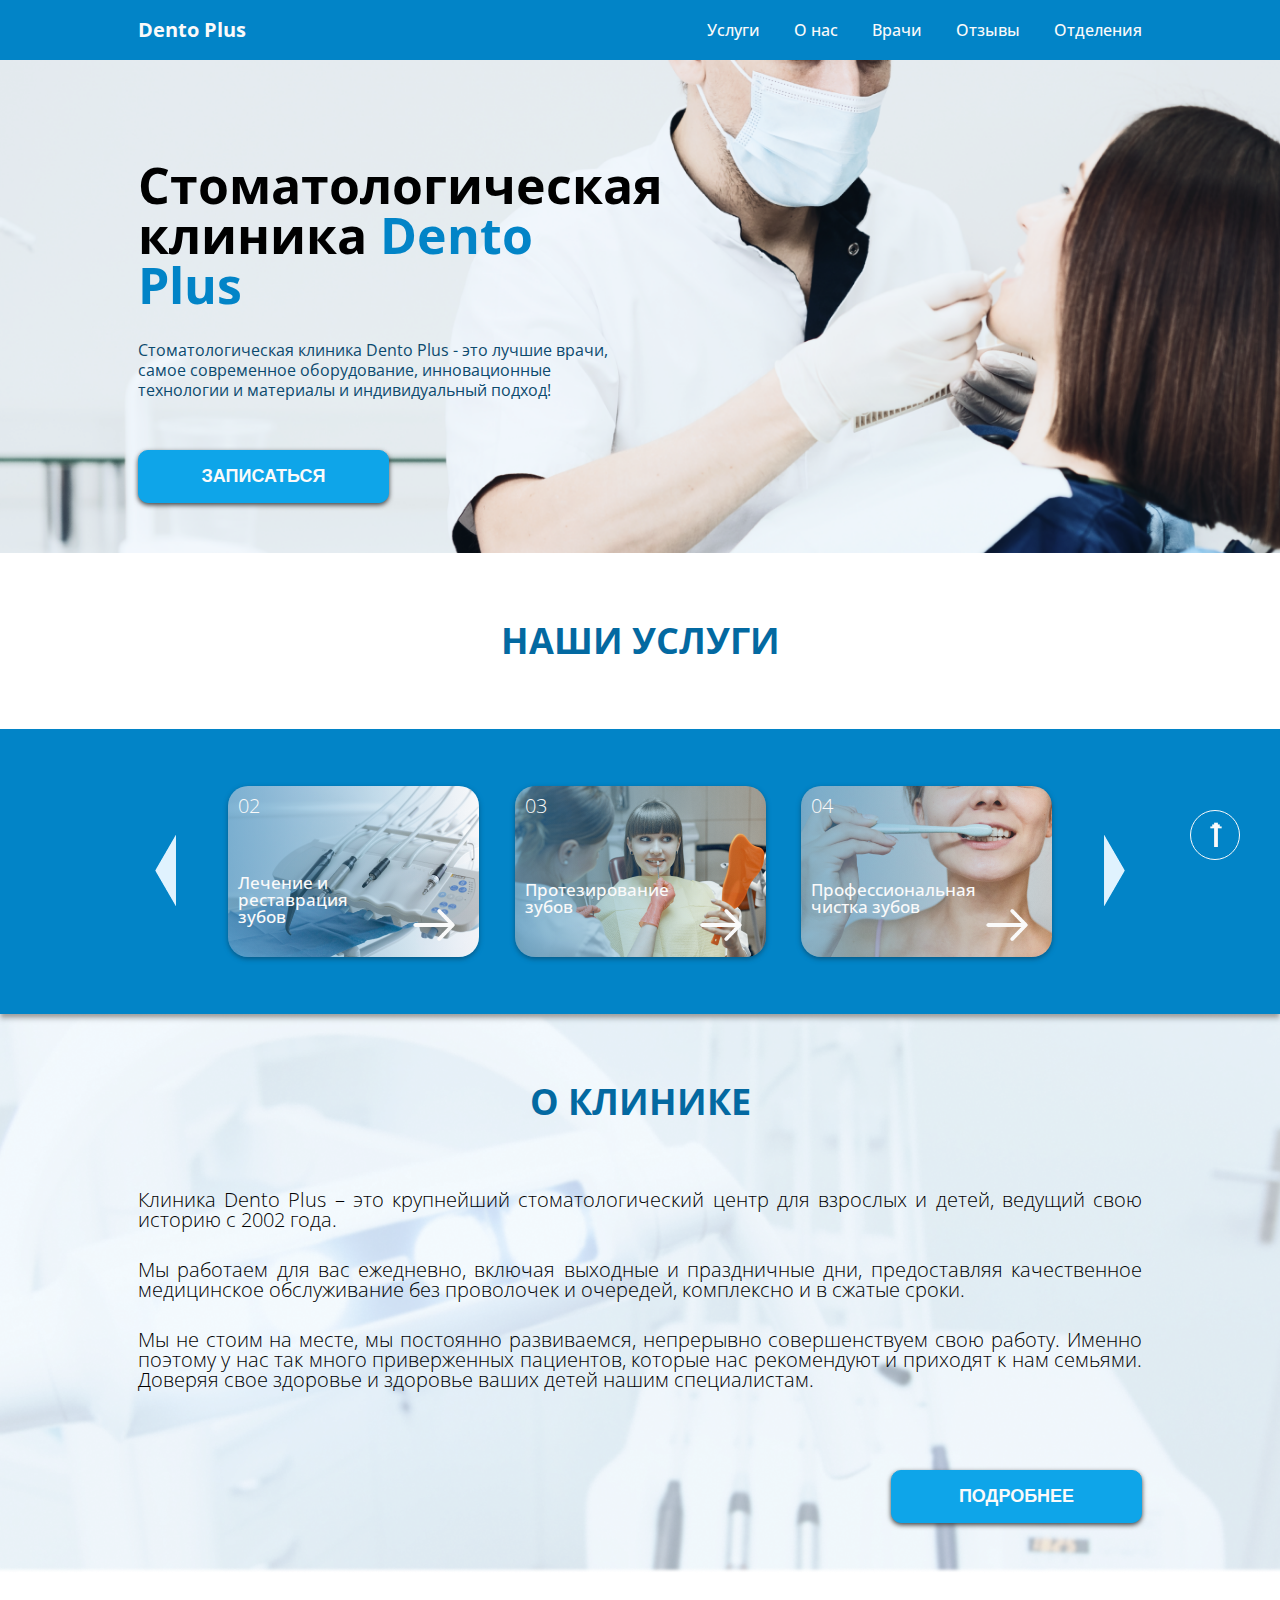
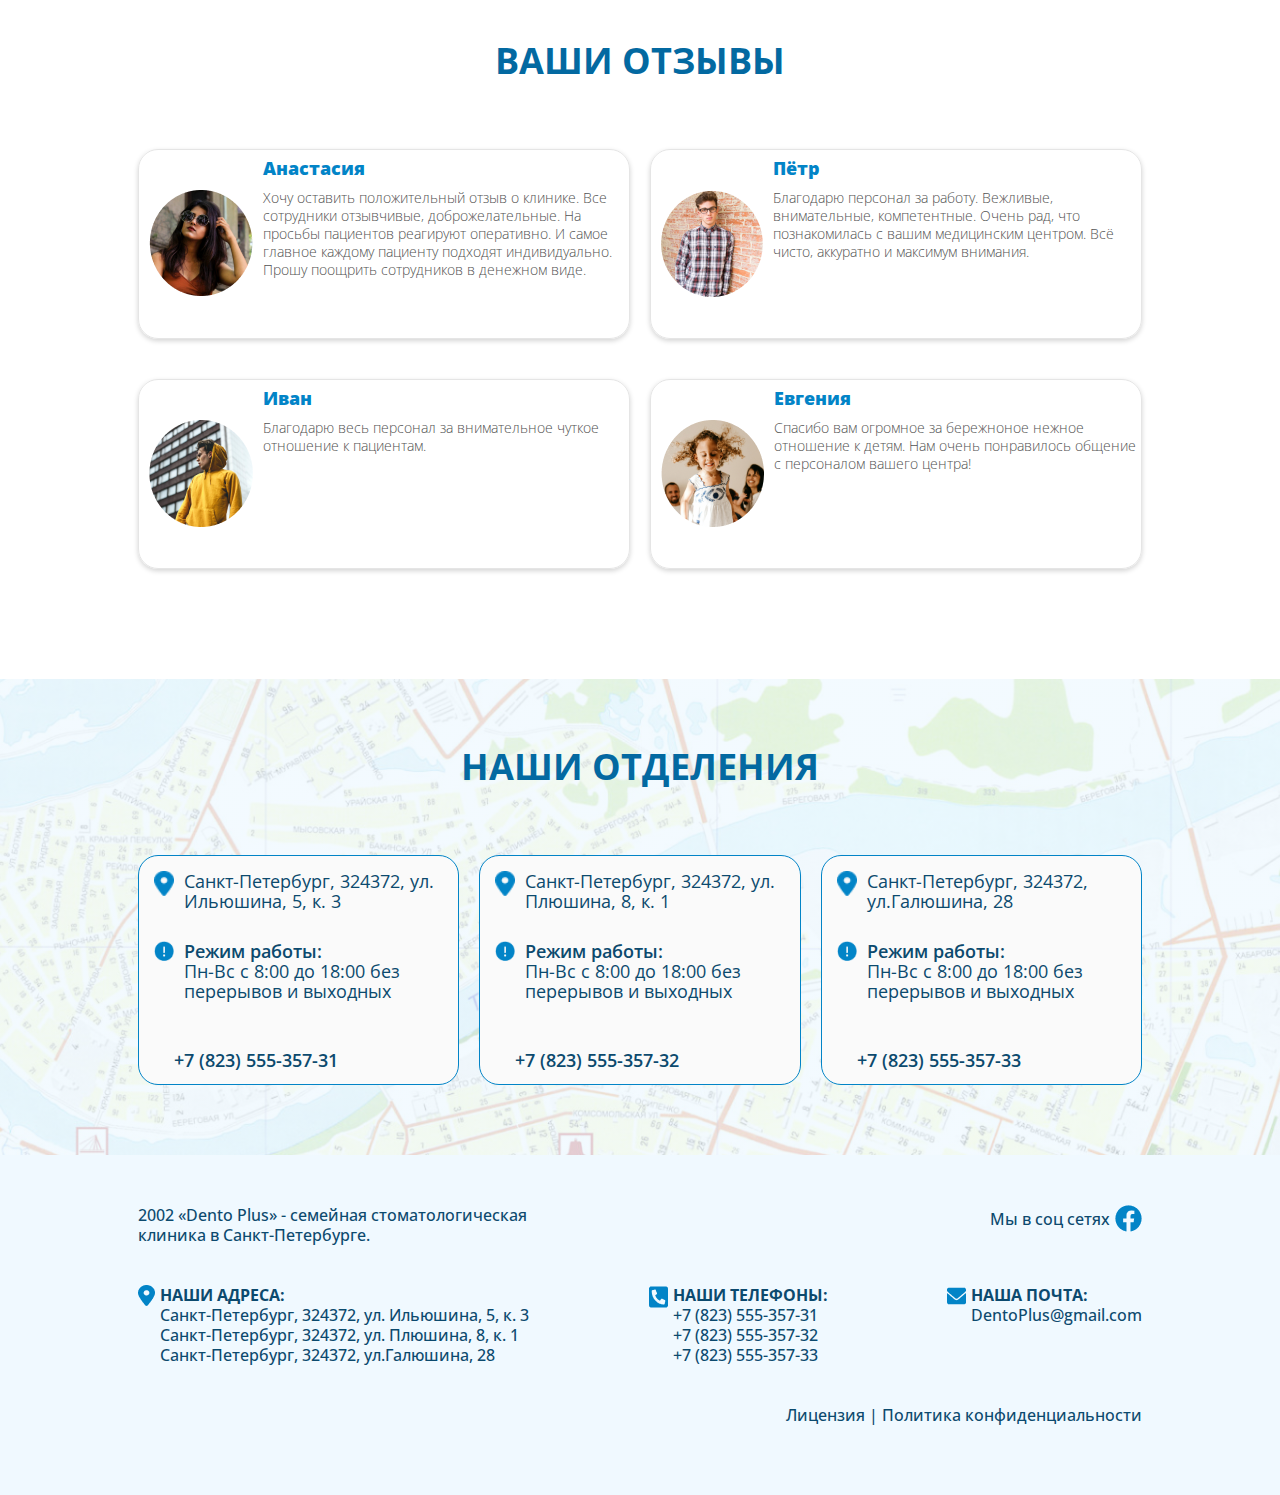
<file: index.html>
<!DOCTYPE html>
<html>
    <head>
        <meta charset="utf-8" />
        <meta content="width=device-width, initial-scale=1.0" name="viewport">
        <title>Стоматология Dento Plus</title>
        <link rel="stylesheet" type="text/css" href="styles/reset.css" />
        <link rel="stylesheet" type="text/css" href="styles/styles.css" />
        <link rel="preconnect" href="https://fonts.googleapis.com">
        <link rel="preconnect" href="https://fonts.gstatic.com" crossorigin>
        <link href="https://fonts.googleapis.com/css2?family=Open+Sans:ital,wght@0,300;0,400;0,500;0,600;0,700;0,800;1,300&display=swap" rel="stylesheet">
    </head>

    <body>

        <a href="#" id="return-button">🠕</a>

        <div class="menu">
            <div class="section">
                <div class="menu-section flex-container">

                    <div class="logo-container">
                        <a href="/index.html" id="logo">Dento Plus</a>
                    </div>
                    <div class="navigation">
                        <a href="/service-caries.html" class="text-properties">Услуги</a>
                        <a href="#information-link" class="text-properties">О нас</a>
                        <a href="/doctors.html" class="text-properties">Врачи</a>
                        <a href="#reviews-link" class="text-properties">Отзывы</a>
                        <a href="#adress-link" class="text-properties" id="adress-link-padding">Отделения</a>
                    </div>
                    
                    <div class="mobile-menu-container">
                        <a href="/index.html" id="logo">Dento Plus</a>
                        <button id="navigation-button" onclick="openMenu()"><img src="file/menu-icon.png" class="menu-icon"/></button>
                    </div>
                    <div class="mobile-menu" id="mobile-menu">
                        <a href="/service-caries.html" class="text-properties mobile-menu-link">Услуги</a>
                        <a href="#information-link" class="text-properties mobile-menu-link">О нас</a>
                        <a href="/doctors.html" class="text-properties mobile-menu-link">Врачи</a>
                        <a href="#reviews-link" class="text-properties mobile-menu-link">Отзывы</a>
                        <a href="#adress-link" class="text-properties mobile-menu-link" id="adress-link-padding">Отделения</a>
                    </div>

                </div>    
            </div>
        </div>

        <div class="header background-image">
            <div class="section">
                <div class="header-detail">
                    <h1 class="general-title">Стоматологическая клиника <span class="title-color">Dento Plus</span></h1>
                    <p class="header-text">Стоматологическая клиника Dentо Plus - это лучшие врачи, самое
                        современное оборудование, инновационные технологии и материалы и 
                        индивидуальный подход!</p>
                </div>
                <button class="button">ЗАПИСАТЬСЯ</button>
            </div>
        </div>

        <div class="services-title">
            <div class="section">
                <h2 class="title padding-bottom">НАШИ УСЛУГИ</h2>
            </div>
        </div>    

        <div class="services">
            <div class="section">
                <div class="services-container flex-container">
                    <div>
                        <img src="file/triangle_left_icon.png" class="service-icon"/>
                    </div>
                    <div class="image-container service-image1">
                        <div class="service-text flex-container">
                            <div>
                                <p class="service-number">02</p>
                            </div>
                            <div class="service-name-container flex-container">
                                <div>
                                    <p class="service-name">Лечение и реставрация зубов</p>
                                </div>
                                <div class="pointer-container">
                                    <a href=""><img src="file/pointer-right.png" class="pointer-right" id="pointer-right-02"/></a>
                                </div>
                            </div>
                        </div>
                    </div>

                    <div class="image-container service-image2">
                        <div class="service-text flex-container">
                            <div>
                                <p class="service-number">03</p>
                            </div>
                            <div class="service-name-container flex-container">
                                <div>
                                    <p class="service-name">Протезирование зубов</p>
                                </div>
                                <div class="pointer-container">
                                    <a href=""><img src="file/pointer-right.png" class="pointer-right"/></a>
                                </div>
                            </div>
                        </div>
                    </div>

                    <div class="image-container service-image3">
                        <div class="service-text flex-container">
                            <div>
                                <p class="service-number">04</p>
                            </div>
                            <div class="service-name-container ">
                                <div>
                                    <p class="service-name">Профессиональная чистка зубов</p>
                                </div>
                                <div class="pointer-container">
                                    <a href=""><img src="file/pointer-right.png" class="pointer-right"/></a>
                                </div>
                            </div>
                        </div>
                    </div>

                    <div>
                        <img src="file/right_triangle_icon.png" class="service-icon"/>
                    </div>
                </div>
            </div>
        </div>

        <div class="information background-image scroll-margin" id="information-link">
            <div class="section">
                <h2 class="title padding-bottom">О КЛИНИКЕ</h2>
                <p class="information-text">Клиника Dentо Plus  – это крупнейший стоматологический центр для взрослых и детей, ведущий свою историю с 2002 года.</p>
                <p class="information-text">Мы работаем для вас ежедневно, включая выходные и праздничные дни, предоставляя качественное медицинское обслуживание без проволочек и очередей, комплексно и в сжатые сроки.</p>
                <p class="information-text">Мы не стоим на месте, мы постоянно развиваемся, непрерывно совершенствуем свою работу. Именно поэтому у нас так много приверженных пациентов, которые нас рекомендуют и приходят к нам семьями. Доверяя свое здоровье и здоровье ваших детей нашим специалистам.</p>
                <div class="button-container">
                    <button class="button">ПОДРОБНЕЕ</button>
                </div>    
            </div>
        </div>

        <div class="reviews padding-bottom scroll-margin" id="reviews-link">
            <div class="section">
                <h3 class="title padding-bottom">ВАШИ ОТЗЫВЫ</h3>
                <div class="review-container flex-container">
                    <div class="review flex-container">
                        <div class="review-image">
                            <img src="file/client-1.png" />
                        </div>
                        <div class="review-detail">
                            <p class="review-name">Анастасия</p>
                            <p class="review-text">Хочу оставить положительный отзыв о клинике. Все сотрудники отзывчивые, доброжелательные. На просьбы пациентов реагируют оперативно. И самое главное каждому пациенту подходят индивидуально. Прошу поощрить сотрудников в денежном виде.</p>
                        </div>
                    </div>

                    <div class="review flex-container">
                        <div class="review-image">
                            <img src="file/client-2.png" />
                        </div>
                        <div class="review-detail">
                            <p  class="review-name">Пётр</p>
                            <p class="review-text">Благодарю персонал за работу. Вежливые, внимательные, компетентные. Очень рад, что познакомилась с вашим медицинским центром. Всё чисто, аккуратно и максимум внимания.</p>
                        </div>
                    </div>

                    <div class="review flex-container">
                        <div class="review-image">
                            <img src="file/client-3.png" />
                        </div>
                        <div class="review-detail">
                            <p  class="review-name">Иван</p>
                            <p class="review-text">Благодарю весь персонал за внимательное чуткое отношение к пациентам.</p>
                        </div>
                    </div>

                    <div class="review flex-container">
                        <div class="review-image">
                            <img src="file/client-4.png" />
                        </div>
                        <div class="review-detail">
                            <p  class="review-name">Евгения</p>
                            <p class="review-text">Спасибо вам огромное за бережноное нежное отношение к детям. Нам очень понравилось общение с персоналом вашего центра!</p>
                        </div>
                    </div>
                </div>
            </div>
        </div>

        <div class="adress background-image scroll-margin" id="adress-link">
            <div class="section">
                <h3 class="title padding-bottom">НАШИ ОТДЕЛЕНИЯ</h3>
                <div class="adress-group padding-bottom flex-container">
                        
                    <div class="location">
                        <div class="location-detail flex-container">
                            <img src="file/location-icon.png" class="location-pointer-icon" />
                            <p class="location-text">Санкт-Петербург, 324372, ул. Ильюшина, 5, к. 3</p>
                        </div>
                        <div class="location-detail flex-container">
                            <img src="file/circle-info-icon.png" class="location-info-icon" />
                            <p class="location-text"> <span class="location-detail-color">Режим работы:</span> 
                                </br>
                            Пн-Вс с 8:00 до 18:00
                            без перерывов и выходных</p>
                        </div>
                        <div>
                            <p class="location-number">+7 (823) 555-357-31</p>
                        </div>
                    </div>    

                    <div class="location">
                        <div class="location-detail flex-container">
                            <img src="file/location-icon.png" class="location-pointer-icon" />
                            <p class="location-text">Санкт-Петербург, 324372, ул. Плюшина, 8, к. 1</p>
                        </div>
                        <div class="location-detail flex-container">
                            <img src="file/circle-info-icon.png" class="location-info-icon" />
                            <p class="location-text"> <span class="location-detail-color">Режим работы:</span> 
                                </br>
                            Пн-Вс с 8:00 до 18:00
                            без перерывов и выходных</p>
                        </div>
                        <div>
                            <p class="location-number">+7 (823) 555-357-32</p>
                        </div>
                    </div>    

                    <div class="location">
                        <div class="location-detail flex-container">
                            <img src="file/location-icon.png" class="location-pointer-icon" />
                            <p class="location-text">Санкт-Петербург, 324372, ул.Галюшина, 28</p>
                        </div>
                        <div class="location-detail flex-container">
                            <img src="file/circle-info-icon.png" class="location-info-icon" />
                            <p class="location-text"> <span class="location-detail-color">Режим работы:</span> 
                                </br>
                            Пн-Вс с 8:00 до 18:00
                            без перерывов и выходных</p>
                        </div>
                        <div>
                            <p class="location-number">+7 (823) 555-357-33</p>
                        </div>
                    </div>    
                    
                </div>
            </div>
        </div>

        <div class="footer">
            <div class="section">
                <div class="footer-container padding-bottom flex-container">
                    <div class="footer-detail flex-container">
                        <div>
                            <p class="footer-text text-properties">2002 «Dentо Plus» - семейная стоматологическая  
                            </br>
                                клиника в Санкт-Петербурге.</p>
                        </div>
                        <div class="footer-link">
                            <a href="https://vk.com/" class="footer-text text-properties footer-icon">Мы в соц сетях</a>
                            <img src="file/facebook-icon.png" />
                        </div>
                    </div>

                    <div class="footer-detail flex-container">
                        <div class="footer-detail-container">
                            <img src="file/location-icon.png" class="footer-icon" />
                            <p class="footer-text text-properties"> <span class="footer-text-color">
                                НАШИ АДРЕСА:</span>
                            </br>
                            Санкт-Петербург, 324372, ул. Ильюшина, 5, к. 3
                            </br>
                            Санкт-Петербург, 324372, ул. Плюшина, 8, к. 1
                            </br>
                            Санкт-Петербург, 324372, ул.Галюшина, 28 </p>
                        </div>

                        <div class="footer-detail-container">
                            <img src="file/phone-icon.png" class="footer-icon" />
                            <p class="footer-text text-properties"> <span class="footer-text-color">НАШИ ТЕЛЕФОНЫ:</span>
                            </br>
                                +7 (823) 555-357-31
                            </br>
                                +7 (823) 555-357-32
                            </br>
                                +7 (823) 555-357-33</p>
                        </div>

                        <div class="footer-detail-container">
                            <img src="file/email-icon.png" class="footer-icon" />
                            <p class="footer-text text-properties"> <span class="footer-text-color">НАША ПОЧТА:</span>
                            </br>
                                DentoPlus@gmail.com</p>
                        </div>
                    </div>

                    <div class="footer-detail-license">
                        <p class="footer-text text-properties"> Лицензия | Политика конфиденциальности</p>
                    </div>

                </div>
            </div>
        </div>

   
    <script src="script.js"></script>

    </body>
</html>
</file>
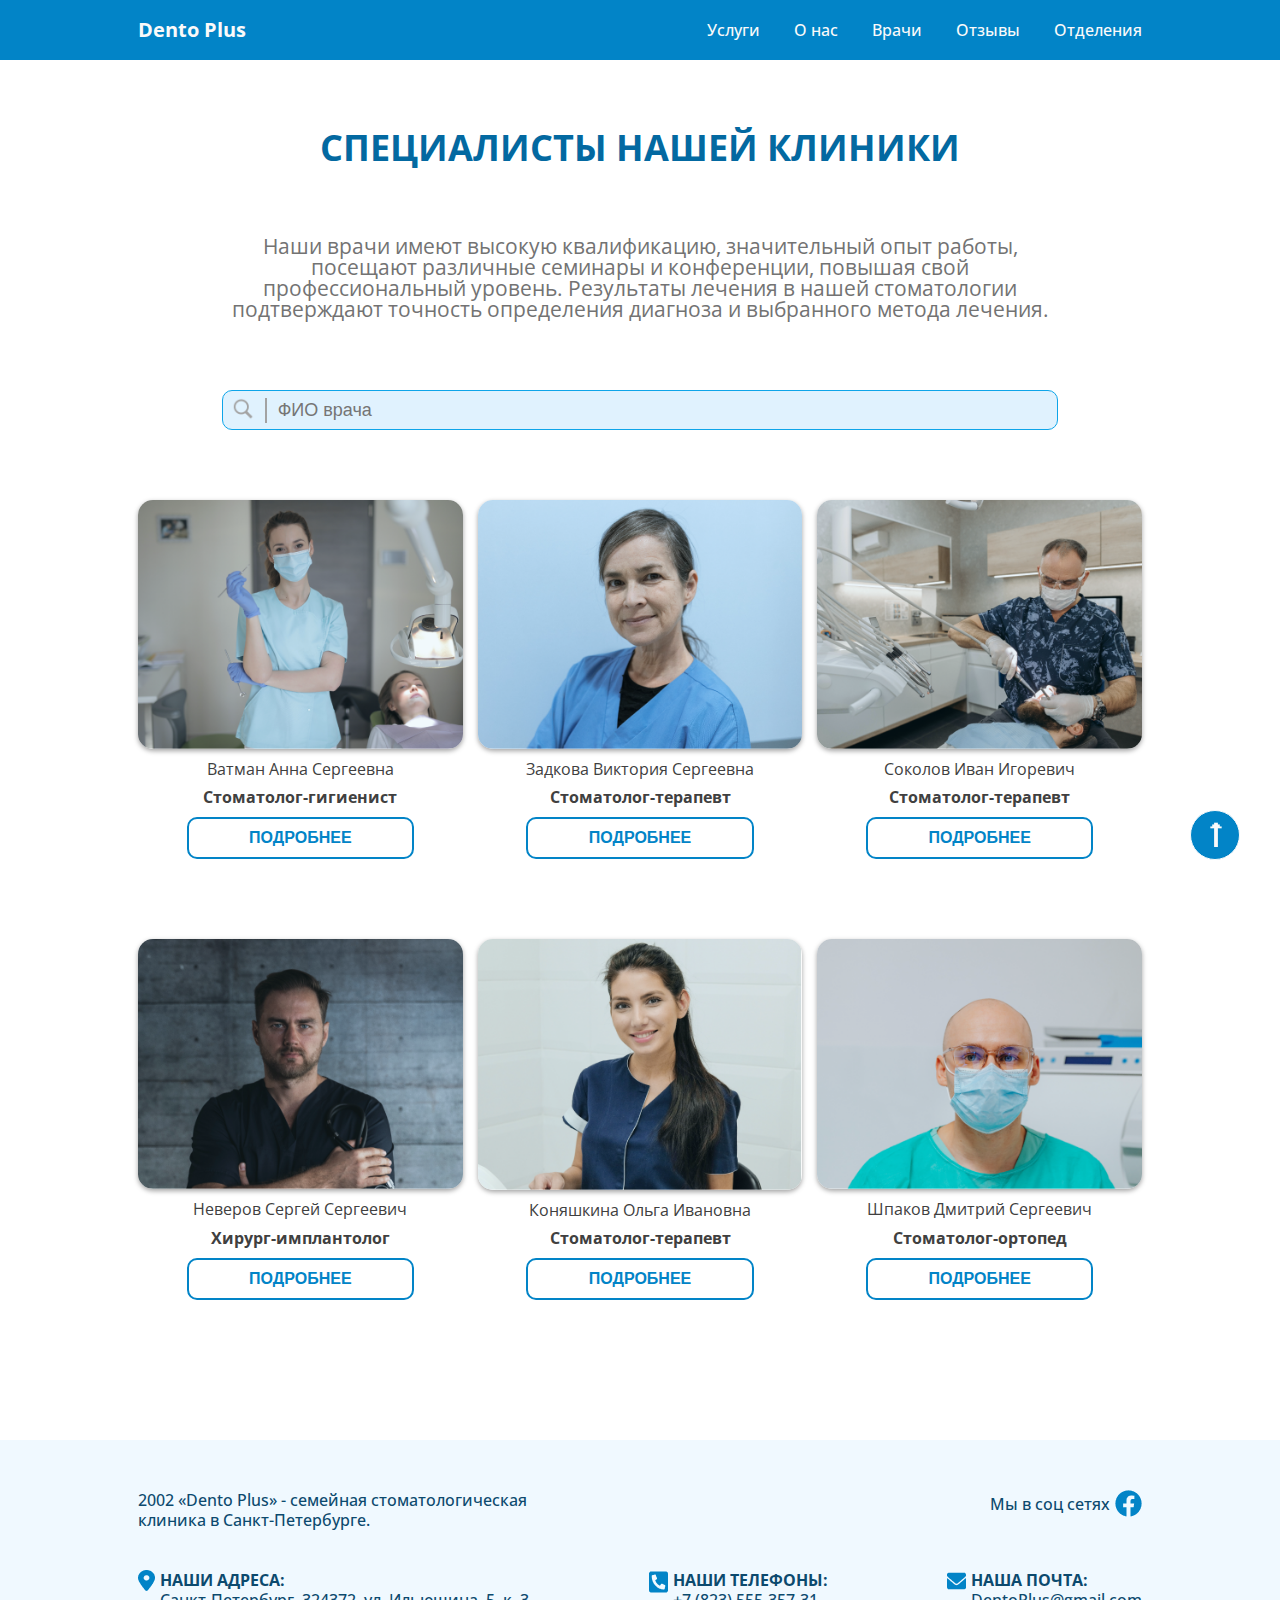
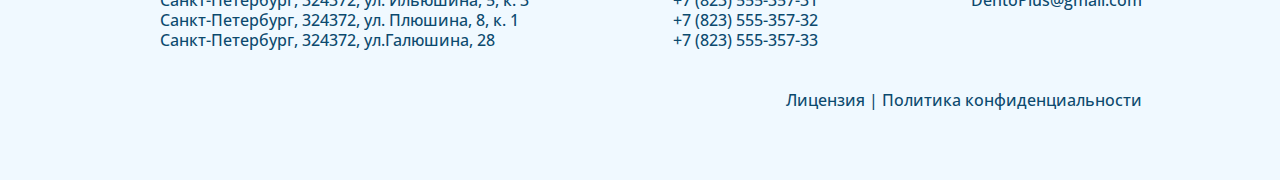
<file: doctors.html>
<!DOCTYPE html>
<html>
    <head>
        <meta charset="utf-8" />
        <meta content="width=device-width, initial-scale=1.0" name="viewport">
        <title>Специалисты Dento Plus</title>
        <link rel="stylesheet" type="text/css" href="styles/reset.css" />
        <link rel="stylesheet" type="text/css" href="styles/styles.css" />
        <link rel="stylesheet" type="text/css" href="styles/doctors.css" />
        <link rel="preconnect" href="https://fonts.googleapis.com">
        <link rel="preconnect" href="https://fonts.gstatic.com" crossorigin>
        <link href="https://fonts.googleapis.com/css2?family=Open+Sans:ital,wght@0,300;0,400;0,500;0,600;0,700;0,800;1,300&display=swap" rel="stylesheet">
    </head>

    <body>
        <a href="#" id="return-button">🠕</a>

        <div class="menu">
            <div class="section">
                <div class="menu-section flex-container">
                    
                    <div class="logo-container">
                        <a href="/index.html" id="logo">Dento Plus</a>
                    </div>
                    <div class="navigation">
                        <a href="/service-caries.html" class="text-properties">Услуги</a>
                        <a href="/index.html#information-link" class="text-properties">О нас</a>
                        <a href="/doctors.html" class="text-properties">Врачи</a>
                        <a href="/index.html#reviews-link" class="text-properties">Отзывы</a>
                        <a href="/index.html#adress-link" class="text-properties" id="adress-link-padding">Отделения</a>
                    </div>
                    
                    <div class="mobile-menu-container">
                        <a href="/index.html" id="logo">Dento Plus</a>
                        <button id="navigation-button" onclick="openMenu()"><img src="file/menu-icon.png" class="menu-icon"/></button>
                    </div>
                    <div class="mobile-menu" id="mobile-menu">
                        <a href="/service-caries.html" class="text-properties mobile-menu-link">Услуги</a>
                        <a href="#information-link" class="text-properties mobile-menu-link">О нас</a>
                        <a href="/doctors.html" class="text-properties mobile-menu-link">Врачи</a>
                        <a href="#reviews-link" class="text-properties mobile-menu-link">Отзывы</a>
                        <a href="#adress-link" class="text-properties mobile-menu-link" id="adress-link-padding">Отделения</a>
                    </div>


                </div>    
            </div>
        </div>


        <h3 class="title padding-bottom">СПЕЦИАЛИСТЫ НАШЕЙ КЛИНИКИ</h3>

        <div class="padding-bottom">
            <div class="section info-doctors-container">
                <div class="info-doctors">
                    <p class="text-doctors">Наши врачи ​имеют высокую квалификацию, значительный опыт работы, посещают различные семинары и конференции, 
                    повышая свой профессиональный уровень. Результаты лечения в нашей стоматологии подтверждают точность 
                    определения диагноза и выбранного метода лечения. </p>
                </div>
            </div>
        </div>

        <div class="search-doctor">
            <div class="section padding-bottom">
                <form>
                    <input type="text" class="input-search" placeholder="ФИО врача">
                    <button type="submit" class="button-search"><img src="file/icons-search.png" class="icon-search"/></button> 
                </form>
            </div>
        </div>

        <div class="doctor">
            <div class="section padding-bottom flex-container doctors-container">
                <div class="doctors flex-container">
                    <img src="file/doctor-1.png" class="doctors-image"/>
                    <p class="doctors-name text-color">Ватман Анна Сергеевна</p>
                    <p class="doctors-qualification text-color">Стоматолог-гигиенист</p>
                    <button class="button-white">ПОДРОБНЕЕ</button>
                </div>

                <div class="doctors flex-container">
                    <img src="file/doctor-2.png" class="doctors-image"/>
                    <p class="doctors-name text-color">Задкова Виктория Сергеевна</p>
                    <p class="doctors-qualification text-color">Стоматолог-терапевт</p>
                    <button class="button-white">ПОДРОБНЕЕ</button>
                </div>

                <div class="doctors flex-container">
                    <img src="file/doctor-3.png" class="doctors-image"/>
                    <p class="doctors-name text-color">Соколов Иван Игоревич</p>
                    <p class="doctors-qualification text-color">Стоматолог-терапевт</p>
                    <button class="button-white">ПОДРОБНЕЕ</button>
                </div>

                <div class="doctors flex-container">
                    <img src="file/doctor-4.png" class="doctors-image"/>
                    <p class="doctors-name text-color">Неверов Сергей Сергеевич</p>
                    <p class="doctors-qualification text-color">Хирург-имплантолог</p>
                    <button class="button-white">ПОДРОБНЕЕ</button>
                </div>

                <div class="doctors flex-container">
                    <img src="file/doctor-5.png" class="doctors-image"/>
                    <p class="doctors-name text-color">Коняшкина Ольга Ивановна</p>
                    <p class="doctors-qualification text-color">Стоматолог-терапевт</p>
                    <button class="button-white">ПОДРОБНЕЕ</button>
                </div>

                <div class="doctors flex-container">
                    <img src="file/doctor-6.png" class="doctors-image"/>
                    <p class="doctors-name text-color">Шпаков Дмитрий Сергеевич</p>
                    <p class="doctors-qualification text-color">Стоматолог-ортопед</p>
                    <button class="button-white">ПОДРОБНЕЕ</button>
                </div>

            </div>
        </div>


        <div class="footer">
            <div class="section">
                <div class="footer-container padding-bottom flex-container">
                    <div class="footer-detail flex-container">
                        <div>
                            <p class="footer-text text-properties">2002 «Dentо Plus» - семейная стоматологическая  
                            </br>
                                клиника в Санкт-Петербурге.</p>
                        </div>
                        <div class="footer-link">
                            <a href="https://vk.com/" class="footer-text text-properties footer-icon">Мы в соц сетях</a>
                            <img src="file/facebook-icon.png" />
                        </div>
                    </div>

                    <div class="footer-detail flex-container">
                        <div class="footer-detail-container">
                            <img src="file/location-icon.png" class="footer-icon" />
                            <p class="footer-text text-properties"> <span class="footer-text-color">
                                НАШИ АДРЕСА:</span>
                            </br>
                            Санкт-Петербург, 324372, ул. Ильюшина, 5, к. 3
                            </br>
                            Санкт-Петербург, 324372, ул. Плюшина, 8, к. 1
                            </br>
                            Санкт-Петербург, 324372, ул.Галюшина, 28 </p>
                        </div>

                        <div class="footer-detail-container">
                            <img src="file/phone-icon.png" class="footer-icon" />
                            <p class="footer-text text-properties"> <span class="footer-text-color">НАШИ ТЕЛЕФОНЫ:</span>
                            </br>
                                +7 (823) 555-357-31
                            </br>
                                +7 (823) 555-357-32
                            </br>
                                +7 (823) 555-357-33</p>
                        </div>

                        <div class="footer-detail-container">
                            <img src="file/email-icon.png" class="footer-icon" />
                            <p class="footer-text text-properties"> <span class="footer-text-color">НАША ПОЧТА:</span>
                            </br>
                                DentoPlus@gmail.com</p>
                        </div>
                    </div>

                    <div class="footer-detail-license">
                        <p class="footer-text text-properties"> Лицензия | Политика конфиденциальности</p>
                    </div>

                </div>
            </div>
        </div>

        <script src="script.js"></script>

    </body>
</html>
</file>
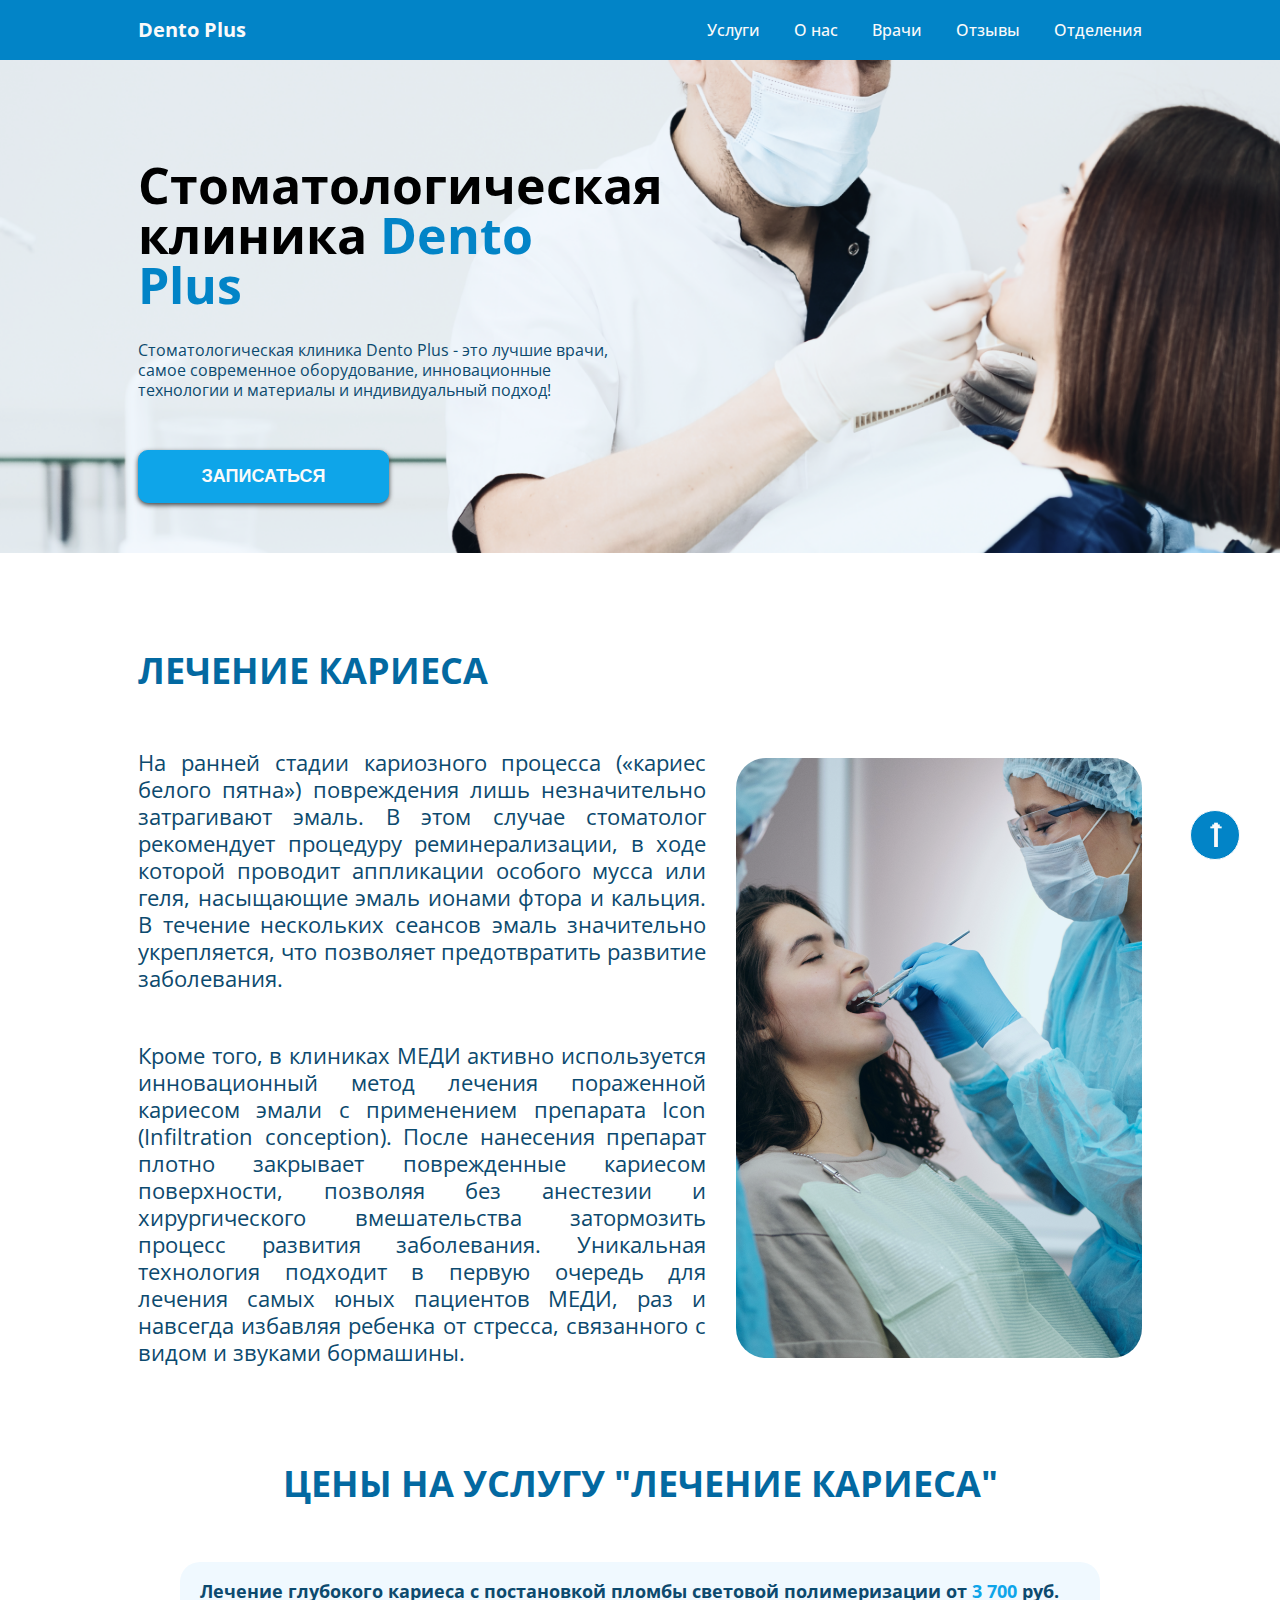
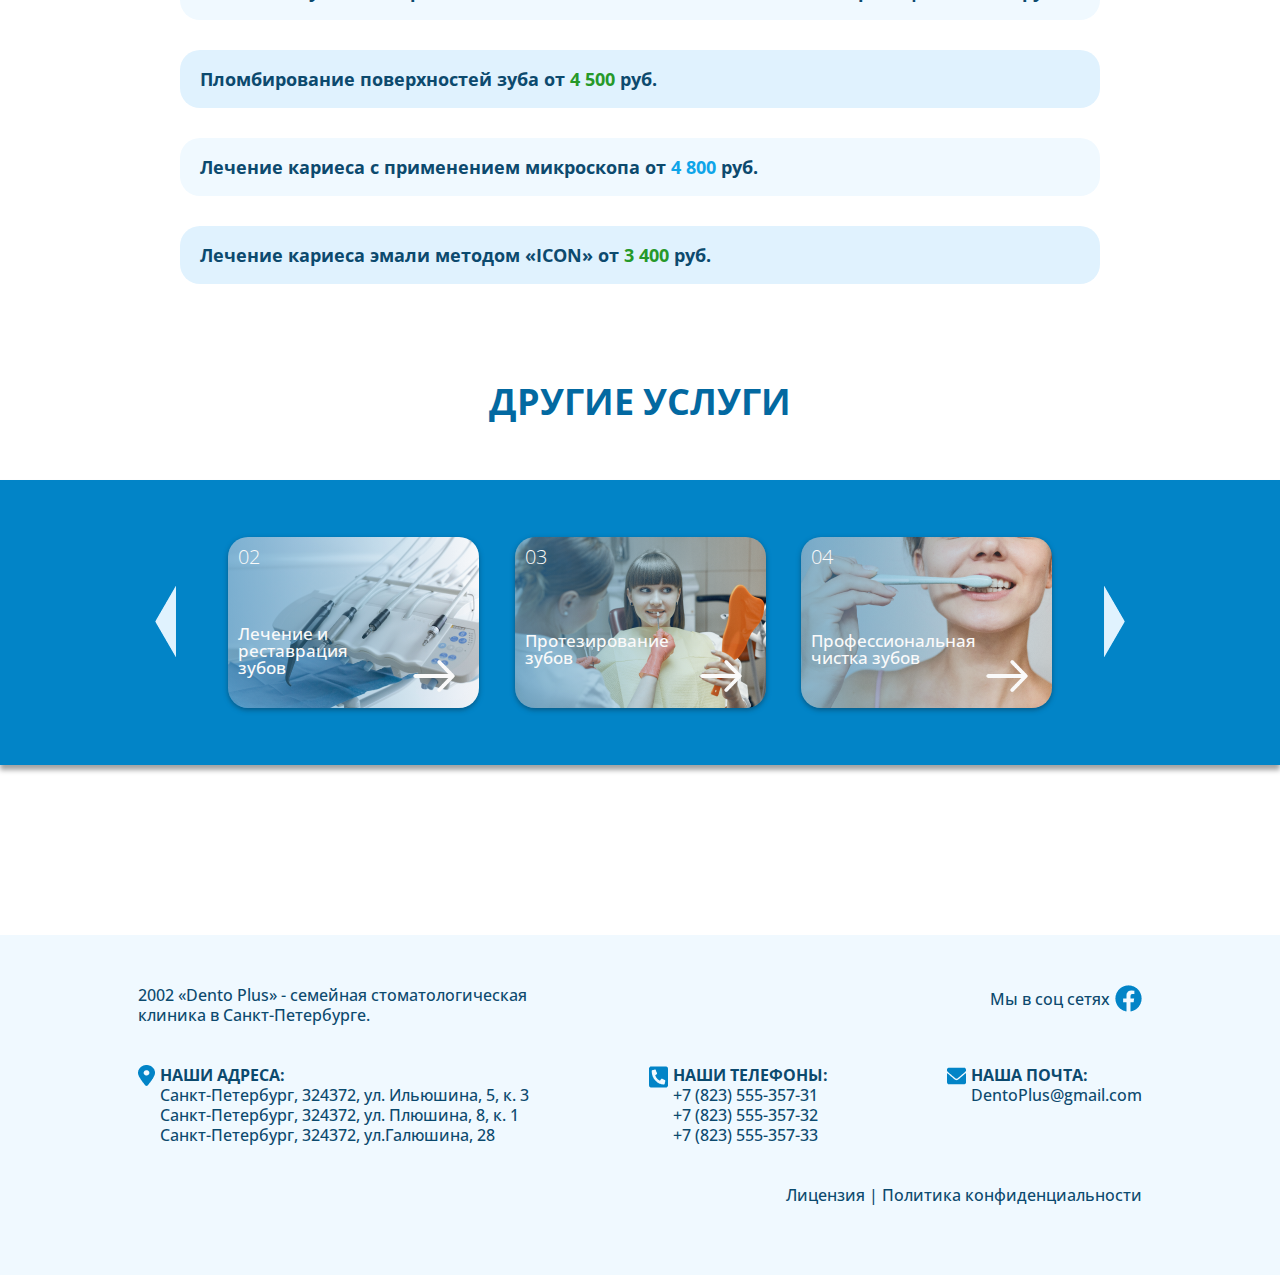
<file: service-caries.html>
<!DOCTYPE html>
<html>
    <head>
        <meta charset="utf-8" />
        <meta content="width=device-width, initial-scale=1.0" name="viewport">
        <title>Лечение кариеса</title>
        <link rel="stylesheet" type="text/css" href="styles/reset.css" />
        <link rel="stylesheet" type="text/css" href="styles/styles.css" />
        <link rel="stylesheet" type="text/css" href="styles/service-caries.css" />
        <link rel="preconnect" href="https://fonts.googleapis.com">
        <link rel="preconnect" href="https://fonts.gstatic.com" crossorigin>
        <link href="https://fonts.googleapis.com/css2?family=Open+Sans:ital,wght@0,300;0,400;0,500;0,600;0,700;0,800;1,300&display=swap" rel="stylesheet">
    </head>

    <body>

        <a href="#" id="return-button">🠕</a>

        <div class="menu">
            <div class="section">
                <div class="menu-section flex-container">

                    <div class="logo-container">
                        <a href="/index.html" id="logo">Dento Plus</a>
                    </div>
                    <div class="navigation">
                        <a href="/service-caries.html" class="text-properties">Услуги</a>
                        <a href="/index.html#information-link" class="text-properties">О нас</a>
                        <a href="/doctors.html" class="text-properties">Врачи</a>
                        <a href="/index.html#reviews-link" class="text-properties">Отзывы</a>
                        <a href="/index.html#adress-link" class="text-properties" id="adress-link-padding">Отделения</a>
                    </div>
                    
                    <div class="mobile-menu-container">
                        <a href="/index.html" id="logo">Dento Plus</a>
                        <button id="navigation-button" onclick="openMenu()"><img src="file/menu-icon.png" class="menu-icon"/></button>
                    </div>
                    <div class="mobile-menu" id="mobile-menu">
                        <a href="/service-caries.html" class="text-properties mobile-menu-link">Услуги</a>
                        <a href="#information-link" class="text-properties mobile-menu-link">О нас</a>
                        <a href="/doctors.html" class="text-properties mobile-menu-link">Врачи</a>
                        <a href="#reviews-link" class="text-properties mobile-menu-link">Отзывы</a>
                        <a href="#adress-link" class="text-properties mobile-menu-link" id="adress-link-padding">Отделения</a>
                    </div>

                </div>    
            </div>
        </div>

        <div class="header background-image">
            <div class="section">
                <div class="header-detail">
                    <h1 class="general-title">Стоматологическая клиника <span class="title-color">Dento Plus</span></h1>
                    <p class="header-text">Стоматологическая клиника Dentо Plus - это лучшие врачи, самое
                        современное оборудование, инновационные технологии и материалы и 
                        индивидуальный подход!</p>
                </div>
                <button class="button text-properties">ЗАПИСАТЬСЯ</button>
            </div>
        </div>

        <div class="service-caries">
            <div class="section">
                <h2 class="title padding" id="service-caries-title">ЛЕЧЕНИЕ КАРИЕСА</h2>
                <div class="information-container flex-container">
                    <div class="information-container-text">
                        <p class="information-text-padding">На ранней стадии кариозного процесса («кариес белого пятна») повреждения лишь незначительно
                            затрагивают эмаль. В этом случае стоматолог рекомендует процедуру реминерализации, 
                            в ходе которой проводит аппликации особого мусса или геля, насыщающие эмаль ионами фтора и кальция. 
                            В течение нескольких сеансов эмаль значительно укрепляется, что позволяет предотвратить развитие 
                            заболевания.
                        </p>
                        <p>Кроме того, в клиниках МЕДИ активно используется инновационный метод лечения пораженной кариесом 
                            эмали с применением препарата Icon (Infiltration conception). После нанесения препарат плотно 
                            закрывает поврежденные кариесом поверхности, позволяя без анестезии и хирургического вмешательства 
                            затормозить процесс развития заболевания. Уникальная технология подходит в первую очередь для лечения
                            самых юных пациентов МЕДИ, раз и навсегда избавляя ребенка от стресса, связанного с видом и звуками
                            бормашины.</p>
                    </div>
                    <div class="information-container-image">
                        <img src="file/patient.png" class="image"/>    
                    </div> 
                </div>
            </div>
        </div>

        <div class="price">
            <div class="section">
                <h2 class="title price-title padding">ЦЕНЫ НА УСЛУГУ "ЛЕЧЕНИЕ КАРИЕСА"</h2>
                <div class="price-container flex-container">
                    <div class="price-detail background-light">
                        <p class="price-info">Лечение глубокого кариеса с постановкой пломбы световой полимеризации от<span class="price-info-blue"> 3 700</span> руб.</p>
                    </div>

                    <div class="price-detail background-dark">
                        <p class="price-info">Пломбирование поверхностей зуба от<span class="price-info-green"> 4 500</span> руб.</p>
                    </div>

                    <div class="price-detail background-light">
                        <p class="price-info">Лечение кариеса с применением микроскопа от<span class="price-info-blue"> 4 800</span> руб.</p>
                    </div>

                    <div class="price-detail background-dark">
                        <p class="price-info">Лечение кариеса эмали методом «ICON»	от<span class="price-info-green"> 3 400</span> руб.</p>
                    </div>

                </div>
            </div>
        </div>

        <div class="services-title" id="services-link">
            <div class="section">
                <h3 class="title price-title padding">ДРУГИЕ УСЛУГИ</h2>
            </div>
        </div>    

        <div class="services">
            <div class="section">
                <div class="services-container flex-container">
                    <div>
                        <img src="file/triangle_left_icon.png" class="service-icon"/>
                    </div>
                    <div class="image-container service-image1">
                        <div class="service-text flex-container">
                            <div>
                                <p class="service-number">02</p>
                            </div>
                            <div class="service-name-container flex-container">
                                <div>
                                    <p class="service-name">Лечение и реставрация зубов</p>
                                </div>
                                <div class="pointer-container">
                                    <a href=""><img src="file/pointer-right.png" class="pointer-right" id="pointer-right-02"/></a>
                                </div>
                            </div>
                        </div>
                    </div>

                    <div class="image-container service-image2">
                        <div class="service-text flex-container">
                            <div>
                                <p class="service-number">03</p>
                            </div>
                            <div class="service-name-container flex-container">
                                <div>
                                    <p class="service-name">Протезирование зубов</p>
                                </div>
                                <div class="pointer-container">
                                    <a href=""><img src="file/pointer-right.png" class="pointer-right"/></a>
                                </div>
                            </div>
                        </div>
                    </div>

                    <div class="image-container service-image3">
                        <div class="service-text flex-container">
                            <div>
                                <p class="service-number">04</p>
                            </div>
                            <div class="service-name-container flex-container">
                                <div>
                                    <p class="service-name">Профессиональная чистка зубов</p>
                                </div>
                                <div class="pointer-container">
                                    <a href=""><img src="file/pointer-right.png" class="pointer-right"/></a>
                                </div>
                            </div>
                        </div>
                    </div>

                    <div>
                        <img src="file/right_triangle_icon.png" class="service-icon"/>
                    </div>
                </div>
            </div>
        </div>

        <div class="blank-container"></div>

        <div class="footer">
            <div class="section">
                <div class="footer-container padding-bottom flex-container">
                    <div class="footer-detail flex-container">
                        <div>
                            <p class="footer-text text-properties">2002 «Dentо Plus» - семейная стоматологическая  
                            </br>
                                клиника в Санкт-Петербурге.</p>
                        </div>
                        <div class="footer-link">
                            <a href="https://vk.com/" class="footer-text text-properties footer-icon">Мы в соц сетях</a>
                            <img src="file/facebook-icon.png" />
                        </div>
                    </div>

                    <div class="footer-detail flex-container">
                        <div class="footer-detail-container">
                            <img src="file/location-icon.png" class="footer-icon" />
                            <p class="footer-text text-properties"> <span class="footer-text-color">
                                НАШИ АДРЕСА:</span>
                            </br>
                            Санкт-Петербург, 324372, ул. Ильюшина, 5, к. 3
                            </br>
                            Санкт-Петербург, 324372, ул. Плюшина, 8, к. 1
                            </br>
                            Санкт-Петербург, 324372, ул.Галюшина, 28 </p>
                        </div>

                        <div class="footer-detail-container">
                            <img src="file/phone-icon.png" class="footer-icon" />
                            <p class="footer-text text-properties"> <span class="footer-text-color">НАШИ ТЕЛЕФОНЫ:</span>
                            </br>
                                +7 (823) 555-357-31
                            </br>
                                +7 (823) 555-357-32
                            </br>
                                +7 (823) 555-357-33</p>
                        </div>

                        <div class="footer-detail-container">
                            <img src="file/email-icon.png" class="footer-icon" />
                            <p class="footer-text text-properties"> <span class="footer-text-color">НАША ПОЧТА:</span>
                            </br>
                                DentoPlus@gmail.com</p>
                        </div>
                    </div>

                    <div class="footer-detail-license">
                        <p class="footer-text text-properties"> Лицензия | Политика конфиденциальности</p>
                    </div>

                </div>
            </div>
        </div>

        <script src="script.js"></script>

    </body>
</html>
</file>
<file: styles/styles.css>
* {
    box-sizing: border-box;
}

html {
    font-family: 'Open Sans', sans-serif;
    --color-blue: #0284c7;
    --color-dark-blue: #0c4a6e;
    --color-light-blue: #0ea5e9;
    --color-white: #fafafa;
    ---offset: 10px; 
}

.menu {
    background-color: var(--color-blue);
}

.section {
    max-width: 1024px;
    width: 100%;
    height: 100%;
    margin: 0 auto;
    padding: 0 var(---offset);
}

.menu-section {
    height: 60px;
    align-items: center;
}

.flex-container {
    display: flex;
    justify-content: space-between;
}

.logo-container {
    display: flex;
}

#logo {
    font-size: 20px;
    font-weight: 700;
    padding: 0;
}

#logo:hover {
    text-decoration: none;
}

a {
    color: var(--color-white);
    text-decoration: none;
    padding: 0 15px;
    cursor: pointer;
}

a:hover {
    text-decoration: underline;
}

#adress-link-padding {
    padding-right: 0px;
}

.mobile-menu-container {
    display: none;
}

.mobile-menu {
    display: none;
}

.text-properties {
    font-size: 16px;
    font-weight: 500;
}

.header {
    background-image: url(../file/hero.png);
}

.background-image {
    background-size: cover;
    background-position: center;
}

.header-detail {
    width: calc(100% / 12 * 6);
}

.general-title {
    font-size: 50px;
    font-weight: 700;
    padding-top: 100px;
}

.title-color {
    color: var(--color-blue);
}

.header-text {
    color: var(--color-dark-blue);
    font-size: 16px;
    line-height: 20px;
    padding-top: 30px;
}

.button {
    background-color: var(--color-light-blue);
    width: calc(100% / 12 * 3);
    color: var(--color-white);
    font-size: 18px;
    font-weight: 600;
    border: 1px solid var(--color-light-blue);
    border-radius: 10px;
    box-shadow: 0 2px 5px 0 #404040;
    cursor: pointer;
    padding: 15px;
    margin: 50px 0;
}

.button:hover {
    background-color: var(--color-dark-blue);
    border: 1px solid var(--color-dark-blue);
    transition: 0.5s;
}

.title {
    font-size: 36px;
    font-weight: 700;
    text-align: center;
    color: #0369a1;
    padding-top: 70px;
}

.padding-bottom {
    padding-bottom: 70px;
}

.services {
    background-color: var(--color-blue);
    height: 285px;
    box-shadow: 0 5px 5px 0 #a3a3a3;
}

.services-container {
    height: 100%;
    align-items: center;
}

.image-container {
    width: calc(100% / 12 * 3);
    border-radius: 20px;
    overflow: hidden;
    height: 60%;
    box-shadow: 0 2px 5px 0 #075985;
}

.service-image1 {
    background-image: linear-gradient(to right, #4597c79d, #fafafa00), url(../file/service-3.png);
}

.service-image2 {
    background-image: linear-gradient(to right, #4597c79d, #fafafa00), url(../file/service-2.png);
}

.service-image3 {
    background-image: linear-gradient(to right, #4597c79d, #fafafa00), url(../file/service-1.png);
}

.service-number {
    font-size: 20px;
    color: var(--color-white);
    font-weight: 300;
}

.service-name-container {
    display: flex;
    flex-direction: column;
}

.service-name {
    font-size: 17px;
    color: var(--color-white);
    font-weight: 500;
    width: 60%;
}

.service-text {
    flex-direction: column;
    height: 100%;
    padding-left: var(---offset);
    padding-top: var(---offset);
}

.pointer-container {
    align-self: flex-end;
}

.pointer-right {
    margin-top: -20px;
    width: 60px;
    height: 60px;
}

#pointer-right-02 {
    margin-top: -30px;
}

.service-icon {
    height: 95px;
    width: 55px;
}

.information {
    background-image: url(../file/background-1.png);
}

.scroll-margin {
    scroll-margin-top: 100px;
} 

.information-text {
    font-size: 20px;
    font-weight: 200;
    padding-bottom: 30px;
    text-align: justify;
}

.button-container {
    display: flex;
    justify-content: end;
}

.review-container {
    flex-wrap: wrap;
}

.review {
    align-items: center;
    border: 1px solid #e5e5e5;
    border-radius: 20px;
    box-shadow: 0 2px 5px 0 #d4d4d4;
    width: calc(100% / 12 * 6 - 10px);
    margin-bottom: 40px;
    height: 190px;
}

.review-image {
    padding: 30px var(---offset);
}

.review-detail {
    display: flex;
    flex-direction: column;
    height: 90%;
}

.review-name {
    color: var(--color-blue);
    font-size: 18px;
    font-weight: 800;
    padding-bottom: 12px;
}

.review-text {
    font-size: 14px;
    font-weight: 200;
    color: #525252;
    line-height: 18px;
}

.adress {
    background-image: linear-gradient(#f0f9ffcc, #f0f9ffcc), url(../file/map-background.png);
}

.adress-group {
    align-items: center;
    gap: 20px;
}

.location {
    background-color: var(--color-white);
    width: calc(100% / 12 * 4);
    border: 1px solid var(--color-blue);
    border-radius: 20px;
    padding: 15px;
}

.location-detail {
    align-items: flex-start;
    padding-bottom: 30px;
}

.location-pointer-icon {
    width: 20px;
    height: 25px;
}

.location-info-icon {
    width: 20px;
    height: 20px;
}

.location-text {
    font-size: 18px;
    font-weight: 400;
    line-height: 20px;
    color: var(--color-dark-blue);
    padding-left: 10px;
}

.location-detail-color {
    font-weight: 600;
}

.location-number {
    font-size: 18px;
    font-weight: 600;
    color: var(--color-dark-blue);
    padding-left: 20px;
    padding-top: 20px;
}

.footer {
    background-color: #f0f9ff;
}

.footer-container {
    flex-direction: column;
    gap: 40px;
    padding-top: 50px;
}

.footer-detail {
    align-items: flex-start;
}

.footer-text {
    color: var(--color-dark-blue);
    line-height: 20px;
}

.footer-text-color {
    font-weight: 700;
}

.footer-link {
    display: flex;
    align-items: center;
}

.footer-detail-container {
    display: flex;
    align-items: flex-start;
}

.footer-icon {
    padding-right: 5px;
}

.footer-detail-license {
    text-align: end;
}

#return-button {
    background-color: var(--color-blue);
    color: var(--color-white);
    border: 1px solid var(--color-white);
    border-radius: 50%;
    padding: var(---offset);
    width: 50px;
    height: 50px;
    font-size: 30px;
    text-align: center;
    text-decoration: none;

    position: fixed;
    bottom: 40px;
    right: 40px;
}



@media (max-width: 768px) {

    /* Сейчас будет мобильное меню  */

    .navigation {
        display: none;
    }

    .logo-container {
        display: none;
    }
    
    .mobile-menu-container {
        display: flex;
        justify-content: space-between;
        align-items: center;
        width: 100%;
    }
    
    #navigation-button {
        background-color: var(--color-blue);
        border: none;
        cursor: pointer;
    }

    .menu-icon {
        width: 30px;
        height: 30px;
    }

    .mobile-menu {
        display: none;
        flex-direction: column;
        width: 100%;
        background-color: var(--color-blue);
        padding-bottom: var(---offset);
        position: absolute;
        top: 60px;
        left: 0;
        right: 0;
    }

    .mobile-menu-link {
        border-bottom: 1px solid var(--color-white);
        padding: var(---offset);

    }


        
    /*а теперь адаптивная верстка самой страницы*/

    .general-title {
        font-size: 36px;
    }

    .button {
        font-size: 14px;
        padding: var(---offset);
    }

    .title {
        font-size: 32px;
    }

    .service-icon {
        display: none;
    }

    .services-container {
        overflow-x: auto;
        flex-wrap: nowrap;
        gap: 20px;
    }

    .image-container {
        flex: 0 0 auto;
        width: 250px;
    }

    .information-text {
        font-size: 18px;
    }

    .review-container {
        flex-direction: column;
        align-items: center;
    }

    .review {
        width: calc(100%  / 12 * 10);
    }

    .review-detail {
        height: 85%;
    }

    .review-text {
        text-align: justify;
        padding-right: var(---offset);
    }

    .adress-group {
        flex-wrap: wrap;
        justify-content: center;
    }

    .location {
        width: calc(100% / 12 * 5);
    }

    .footer-detail {
        flex-direction: column;
        gap: 15px;
    }

    .footer-link {
        align-self: flex-end;
    }
    
    #return-button {
        bottom: 20px;
        right: 20px;
    }

    .scroll-margin {
        scroll-margin-top: 0;
    } 

}

@media (max-width: 500px) {

    .general-title {
        font-size: 30px;
    }

    .header-text {
        font-size: 14px;
    }

    .button {
        width: calc(100% / 12 * 6);

    }

    .title {
        font-size: 28px;
    }

    .service-name {
        font-size: 15px;
    }

    .pointer-right {
        width: 50px;
        height: 50px;
    }

    .review {
        width: calc(100%  / 12 * 12);
    }

    .review-image {
        padding: 35px var(---offset);
    }

    .review-name {
        font-size: 15px;
        padding-bottom: var(---offset);
    }

    .review-detail {
        height: 90%;
    }

    .adress-group {
        flex-direction: column;
        flex-wrap: nowrap;
    }

    .location {
        width: calc(100% / 12 * 10);
    }

    .location-detail {
        padding-bottom: 20px;
    }

    .location-text {
        font-size: 16px;
    }

    .location-number {
        font-size: 16px;
    }

    .footer-detail {
        gap: 20px;
    }

}

@media (max-width: 385px) {

    .general-title {
        font-size: 28px;
    }

    .button {
        width: calc(100% / 12 * 6);
    }

    .review {
        height: 270px;
    }

    .review-text {
        font-size: 13px;
    }
    
}
</file>
<file: styles/doctors.css>
.info-doctors-container {
    display: flex;
    justify-content: center;
}

.info-doctors {
    width: calc(100% / 12 * 10);
}

.text-doctors {
    font-size: 21px;
    font-weight: 400;
    color: #737373;
    text-align: center;
}

form {
    width: calc(100% / 12 * 10);
    margin: 0 auto;
    position: relative;
}
 
.input-search {
    outline: none;
    width: 100%;
    height: 40px;
    background: #e0f2fe;
    border: 1px solid var(--color-light-blue);
    border-radius: var(---offset);
    padding-left: 55px;
    font-size: 18px;
    color: #a3a3a3;
}
  
.button-search {    
    height: 25px;
    width: 35px; 
    position: absolute;
    top: 8px;
    left: var(---offset);
    cursor: pointer;
    outline: none;
    border: none;
    border-right: 2px solid #a3a3a3;
    background: #e0f2fe;
}
  
.icon-search {
    height: 22px;
    width: 22px;
    position: absolute;
    top: 0px;
    left: 0px;
}

.input-search:focus{
    border: 3px solid var(--color-light-blue);
    color: #525252;
}

.doctors-container {
    flex-wrap: wrap;
    gap: var(---offset);
}

.doctors {
    width: calc(100%  / 12 * 4 - var(---offset));
    flex-direction: column;
    gap: 12px;
    text-align: center;
    padding-bottom: 70px;
    
}

.doctors-image {
    object-fit: cover;
    object-position: center;
    border-radius: 15px;
    box-shadow: 0 2px 5px 0 #a3a3a3;
}

.text-color {
    color: #404040;
}

.doctors-name {
    font-weight: 400;
}

.doctors-qualification {
    font-weight: 700;
}

.button-white {
    background-color: white;
    color: var(--color-blue);
    font-size: 16px;
    font-weight: 600;
    border: 2px solid var(--color-blue);
    border-radius: var(---offset);
    cursor: pointer;
    padding: var(---offset);
    width: 70%;
    margin: 0 auto;
}

.button-white:hover {
    background-color: var(--color-blue);
    color: white;
    border: 2px solid var(--color-blue);
    transition: 0.5s;
} 


@media (max-width: 768px) {

    .text-doctors {
        font-size: 19px;
    }

    .doctors {
        width: calc(100% / 12 * 6 - var(---offset));
    }

}

@media (max-width: 500px) {

    .text-doctors {
        font-size: 18px;
    }

    .doctors-container {
        flex-direction: column;
        align-items: center;
    }

    .doctors {
        width: calc(100% / 12 * 11 - var(---offset));
    }

    form {
        width: calc(100% / 12 * 11);
    }

}

@media (max-width: 385px) {

    .text-doctors {
        font-size: 16px;
    }

    .text-doctors {
        font-size: 18px;
    }

    .doctors {
        width: calc(100% / 12 * 12 - var(---offset));
    }

    form {
        width: calc(100% / 12 * 12);
    }

}
</file>
<file: styles/service-caries.css>
#service-caries-title {
    text-align: left;
}

.padding {
    padding-top: 100px;
    padding-bottom: 60px;
}

.information-container {
    align-items: center;
    gap: 30px;
}

.information-container-text {
    width: calc(100% / 12 * 7);
    font-size: 22px;
    line-height: 27px;
    text-align: justify;
    color: var(--color-dark-blue);
}

.information-text-padding {
    padding-bottom: 50px;
}

.information-container-image {
    width: calc(100% / 12 * 5);
    border-radius: 30px;
    overflow: hidden;
    height: 600px;
}

.image {
    object-fit: contain;
    object-position: center;
}

.price-title {
    text-align: center;
}

.price-container {
    flex-direction: column;
    align-items: center;
    gap: 30px;
}

.price-detail {
    width: calc(100% / 12 * 11);
    border-radius: 20px;
    padding: 20px;
}

.background-light {
    background-color: #f0f9ff;
}

.background-dark {
    background-color: #e0f2fe;
}

.price-info {
    font-size: 18px;
    font-weight: 700;
    color: var(--color-dark-blue);
}

.price-info-blue {
    color: var(--color-light-blue);
}

.price-info-green {
    color: rgba(38, 153, 42, 1);  
}

.blank-container {
    height: 170px;
}



@media (max-width: 768px) {

    #service-caries-title {
        text-align: center;
    }

    .information-container {
        flex-direction: column;
    }

    .information-container-text {
        width: calc(100% / 12 * 12);
        font-size: 18px;
        line-height: 22px;
    }

    .information-text-padding {
        padding-bottom: 30px;
    }

    .information-container-image {
        width: calc(100% / 12 * 7);
        height: 500px;
    }

    .price-info {
        font-size: 16px;
        text-align: justify;
        line-height: 20px;
    }

}


@media (max-width: 668px) {
    .information-container-image {
        width: calc(100% / 12 * 8);
    }
}

@media (max-width: 650px) {
    .information-container-image {
        width: calc(100% / 12 * 9);
    }
}

@media (max-width: 590px) {
    .information-container-image {
        width: calc(100% / 12 * 10);
    }
}

@media (max-width: 500px) {
    .information-container-image {
        width: calc(100% / 12 * 12);
    }

    .information-container-text {
        font-size: 16px;
    }
}

@media (max-width: 375px) {

    .image {
        object-fit: auto;
        object-position: center;
    }

}
</file>
